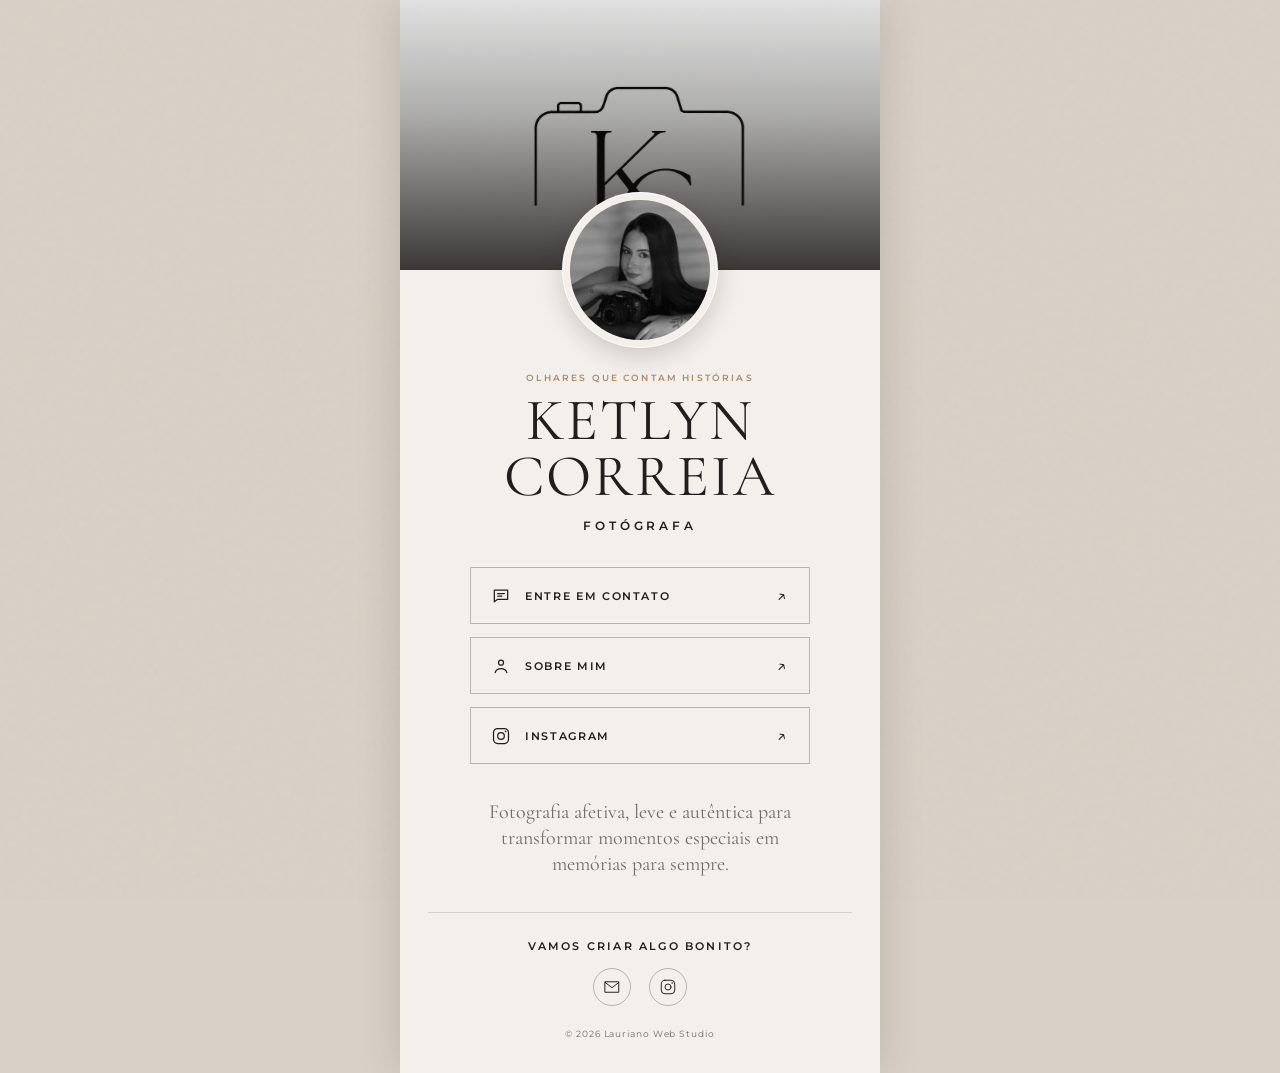
<file: index.html>
<!DOCTYPE html>
<html lang="pt-BR">
<head>
  <meta charset="UTF-8">
  <meta name="viewport" content="width=device-width, initial-scale=1.0">
  <meta name="description" content="Ketlyn Correia — fotógrafa especializada em registrar momentos únicos.">
  <title>Ketlyn Correia | Fotógrafa</title>
  <link rel="preconnect" href="https://fonts.googleapis.com">
  <link rel="preconnect" href="https://fonts.gstatic.com" crossorigin>
  <link href="https://fonts.googleapis.com/css2?family=Cormorant+Garamond:wght@400;500;600&family=Montserrat:wght@400;500;600&display=swap" rel="stylesheet">
  <link rel="stylesheet" href="style.css">
</head>
<body>
  <main class="profile-card">
    <header class="hero">
      <div class="hero-shade"></div>
    </header>

    <section class="content" aria-labelledby="profile-name">
      <div class="portrait-frame">
        <img src="IMG/Foto de Perfil.jpg" alt="Ketlyn Correia segurando uma câmera fotográfica">
      </div>

      <div class="intro">
        <p class="eyebrow">olhares que contam histórias</p>
        <h1 id="profile-name">Ketlyn Correia</h1>
        <p class="role">Fotógrafa</p>
      </div>

      <nav class="links" aria-label="Links principais">
        <a class="link-button"  href="https://wa.me/5537998576491?utm_source=chatgpt.com" target="_blank">
          <svg class="nav-icon" viewBox="0 0 24 24" aria-hidden="true"><path d="M4 5h16v11H8l-4 3V5Z"/><path d="M8 9h8M8 12h5"/></svg>
          <span class="link-label">Entre em contato</span><span class="link-arrow" aria-hidden="true">↗</span>
        </a>
        <a class="link-button" href="sobreMim.html">
          <svg class="nav-icon" viewBox="0 0 24 24" aria-hidden="true"><circle cx="12" cy="8" r="3"/><path d="M5 20c.8-3.3 3.1-5 7-5s6.2 1.7 7 5"/></svg>
          <span class="link-label">Sobre mim</span><span class="link-arrow" aria-hidden="true">↗</span>
        </a>
        <a class="link-button" href="https://www.instagram.com/ketlyncorreia_fotografia?igsi=MXVtcjVsa2Z5OGZ1NA==" target="_blank" rel="noopener noreferrer">
          <svg class="nav-icon" viewBox="0 0 24 24" aria-hidden="true"><rect x="3" y="3" width="18" height="18" rx="5"/><circle cx="12" cy="12" r="4"/><circle class="dot" cx="17.5" cy="6.5" r="1"/></svg>
          <span class="link-label">Instagram</span><span class="link-arrow" aria-hidden="true">↗</span>
        </a>
      </nav>

      <section class="about" id="sobre">
        <p>Fotografia afetiva, leve e autêntica para transformar momentos especiais em memórias para sempre.</p>
      </section>

      <footer class="contact" id="contato">
        <p class="contact-title">Vamos criar algo bonito?</p>
        <div class="contact-links">
          <a href="mailto:contato@ketlyncorreia.com" aria-label="Enviar e-mail para Ketlyn Correia">
            <svg viewBox="0 0 24 24" aria-hidden="true"><path d="M3 5h18v14H3zM3 6l9 7 9-7"/></svg>
          </a>
          <a href="https://www.instagram.com/ketlyncorreia_fotografia?igsi=MXVtcjVsa2Z5OGZ1NA==" target="_blank" rel="noopener noreferrer" aria-label="Instagram de Ketlyn Correia">
            <svg viewBox="0 0 24 24" aria-hidden="true"><rect x="3" y="3" width="18" height="18" rx="5"/><circle cx="12" cy="12" r="4"/><circle class="dot" cx="17.5" cy="6.5" r="1"/></svg>
          </a>
        </div>
        <a href="https://www.instagram.com/lauriano_web?igsh=MWRsamJldGo4NGQ1bg==">
            <small class="devlink" >© 2026 Lauriano Web Studio</small>
        </a>   
      </footer>
    </section>
  </main>
</body>
</html>
</file>
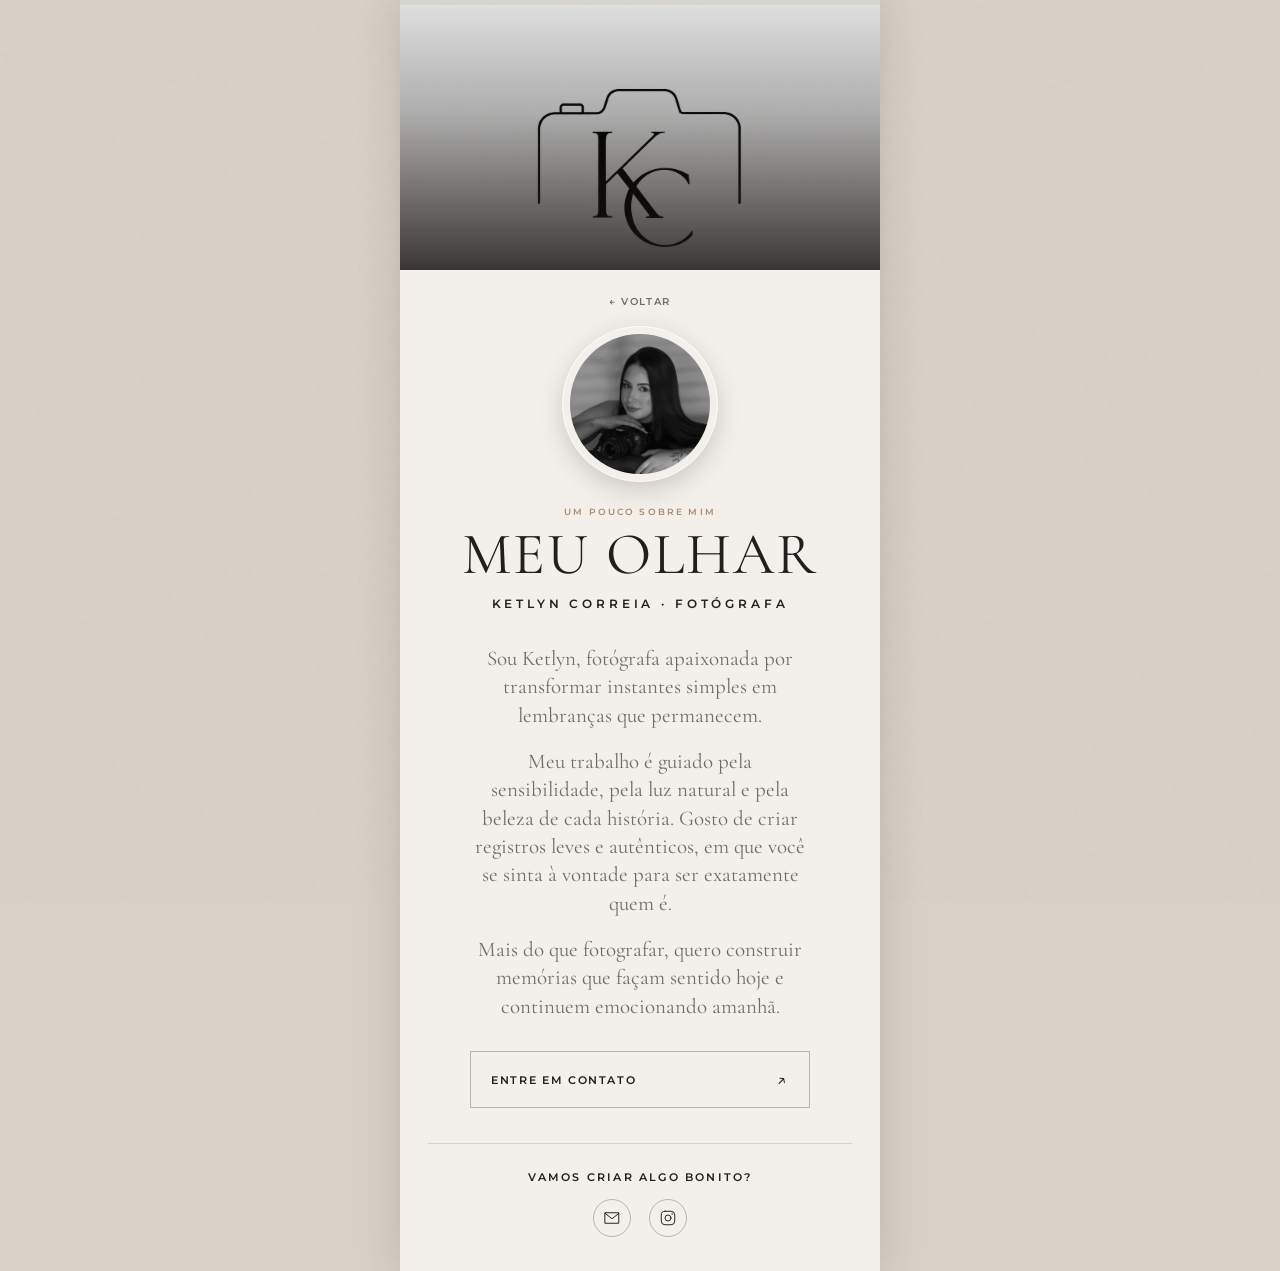
<file: sobreMim.html>
<!DOCTYPE html>
<html lang="pt-BR">
<head>
  <meta charset="UTF-8">
  <meta name="viewport" content="width=device-width, initial-scale=1.0">
  <meta name="description" content="Conheça a trajetória e o olhar de Ketlyn Correia, fotógrafa.">
  <title>Sobre mim | Ketlyn Correia</title>
  <link rel="preconnect" href="https://fonts.googleapis.com">
  <link rel="preconnect" href="https://fonts.gstatic.com" crossorigin>
  <link href="https://fonts.googleapis.com/css2?family=Cormorant+Garamond:wght@400;500;600&family=Montserrat:wght@400;500;600&display=swap" rel="stylesheet">
  <link rel="stylesheet" href="style.css">
</head>
<body>
  <main class="profile-card about-page">
    <header class="hero">
      <div class="hero-shade"></div>
    </header>

    <section class="content about-content" aria-labelledby="about-title">
      <a class="back-link" href="index.html">← voltar</a>

      <div class="portrait-frame about-portrait">
        <img src="IMG/Foto de Perfil.jpg" alt="Ketlyn Correia segurando uma câmera fotográfica">
      </div>

      <div class="intro">
        <p class="eyebrow">um pouco sobre mim</p>
        <h1 id="about-title">Meu olhar</h1>
        <p class="role">Ketlyn Correia · Fotógrafa</p>
      </div>

      <article class="about-text">
        <p>Sou Ketlyn, fotógrafa apaixonada por transformar instantes simples em lembranças que permanecem.</p>
        <p>Meu trabalho é guiado pela sensibilidade, pela luz natural e pela beleza de cada história. Gosto de criar registros leves e autênticos, em que você se sinta à vontade para ser exatamente quem é.</p>
        <p>Mais do que fotografar, quero construir memórias que façam sentido hoje e continuem emocionando amanhã.</p>
      </article>

      <a class="link-button about-home-link" href="https://wa.me/5537998576491?utm_source=chatgpt.com" target="_blank">
        <span class="link-label">Entre em contato</span><span class="link-arrow" aria-hidden="true">↗</span>
      </a>

      <footer class="contact about-contact">
        <p class="contact-title">Vamos criar algo bonito?</p>
        <div class="contact-links">
          <a href="mailto:contato@ketlyncorreia.com" aria-label="Enviar e-mail para Ketlyn Correia">
            <svg viewBox="0 0 24 24" aria-hidden="true"><path d="M3 5h18v14H3zM3 6l9 7 9-7"/></svg>
          </a>
          <a href="https://www.instagram.com/ketlyncorreia_fotografia?igsi=MXVtcjVsa2Z5OGZ1NA==" target="_blank" rel="noopener noreferrer" aria-label="Instagram de Ketlyn Correia">
            <svg viewBox="0 0 24 24" aria-hidden="true"><rect x="3" y="3" width="18" height="18" rx="5"/><circle cx="12" cy="12" r="4"/><circle class="dot" cx="17.5" cy="6.5" r="1"/></svg>
          </a>
        </div>
      </footer>
    </section>
  </main>
</body>
</html>
</file>
<file: style.css>
@import url('https://fonts.googleapis.com/css2?family=Cormorant+Garamond:wght@400;500;600&family=Montserrat:wght@400;500;600&display=swap');

:root {
  --ink: #201f1d;
  --muted: #716c65;
  --paper: #f3f0eb;
  --line: rgba(32, 31, 29, 0.28);
  --accent: #aa8b68;
}

* { box-sizing: border-box; }

html { scroll-behavior: smooth; }

body {
  margin: 0;
  min-width: 320px;
  color: var(--ink);
  background: #d9d1c7;
  font-family: 'Montserrat', sans-serif;
}

body::before {
  position: fixed;
  inset: 0;
  z-index: -1;
  pointer-events: none;
  content: '';
  opacity: .28;
  background-image: url("data:image/svg+xml,%3Csvg viewBox='0 0 160 160' xmlns='http://www.w3.org/2000/svg'%3E%3Cfilter id='n'%3E%3CfeTurbulence type='fractalNoise' baseFrequency='.9' numOctaves='3' stitchTiles='stitch'/%3E%3C/filter%3E%3Crect width='100%25' height='100%25' filter='url(%23n)' opacity='.16'/%3E%3C/svg%3E");
}

.profile-card {
  width: min(100%, 480px);
  min-height: 100vh;
  margin: 0 auto;
  overflow: hidden;
  background: var(--paper);
  box-shadow: 0 0 40px rgba(54, 45, 37, .18);
}

.hero {
  position: relative;
  height: 220px;
  background: url('IMG/Logo2.png') center 16% / cover;
}

.hero-shade {
  position: absolute;
  inset: 0;
  background: linear-gradient(180deg, rgba(20, 18, 16, .12) 0%, rgba(20, 18, 16, .34) 42%, rgba(20, 18, 16, .84) 100%);
}

.brand-logo {
  position: absolute;
  right: 22px;
  top: 20px;
  width: 72px;
  height: 54px;
  object-fit: contain;
  mix-blend-mode: screen;
  filter: invert(1);
  opacity: .88;
}

.content {
  position: relative;
  padding: 0 28px 34px;
  text-align: center;
}

.portrait-frame {
  width: 156px;
  height: 156px;
  margin: -78px auto 24px;
  padding: 7px;
  position: relative;
  z-index: 1;
  border: 1px solid rgba(255, 255, 255, .8);
  border-radius: 50%;
  background: var(--paper);
  box-shadow: 0 8px 24px rgba(31, 28, 25, .18);
}

.portrait-frame img {
  width: 100%;
  height: 100%;
  border-radius: 50%;
  object-fit: cover;
  object-position: 51% 30%;
  filter: grayscale(100%) contrast(.96);
}

.eyebrow {
  margin: 0 0 9px;
  color: var(--accent);
  font-size: 9px;
  font-weight: 600;
  letter-spacing: .24em;
  text-transform: uppercase;
}

h1 {
  margin: 0;
  font-family: 'Cormorant Garamond', serif;
  font-size: clamp(42px, 12vw, 59px);
  font-weight: 400;
  letter-spacing: .035em;
  line-height: .95;
  text-transform: uppercase;
}

.role {
  margin: 14px 0 34px;
  font-size: 12px;
  font-weight: 600;
  letter-spacing: .32em;
  text-transform: uppercase;
}


.links {
  display: grid;
  gap: 13px;
  max-width: 340px;
  margin: 0 auto;
}

.link-button {
  display: flex;
  align-items: center;
  justify-content: flex-start;
  min-height: 57px;
  padding: 0 20px;
  border: 1px solid var(--line);
  color: var(--ink);
  font-size: 11px;
  font-weight: 600;
  letter-spacing: .15em;
  text-decoration: none;
  text-transform: uppercase;
  gap: 14px;
  transition: background-color .25s ease, border-color .25s ease, color .25s ease, transform .25s ease;
}

.nav-icon { width: 20px; height: 20px; flex: 0 0 20px; stroke-width: 1.5; }
.link-label { flex: 1; text-align: left; }
.link-arrow { font-size: 18px; font-weight: 400; }
.link-button:hover, .link-button:focus, .link-button:focus-visible, .link-button:active {
  border-color: var(--accent);
  color: #fff;
  background: var(--accent);
  animation: gentle-wobble .42s ease-in-out;
}

@keyframes gentle-wobble {
  0%, 100% { transform: rotate(0deg); }
  25% { transform: rotate(-1.2deg); }
  75% { transform: rotate(1.2deg); }
}

.about {
  max-width: 310px;
  margin: 35px auto 0;
  color: var(--muted);
  font-family: 'Cormorant Garamond', serif;
  font-size: 20px;
  line-height: 1.3;
}

.about-page .content {
  padding-top: 20px;
}

.about-page .hero {
  background-color: var(--paper);
  background-position: center;
  background-size: contain;
  background-repeat: no-repeat;
}

.back-link {
  display: inline-block;
  margin-bottom: 18px;
  color: var(--muted);
  font-size: 10px;
  font-weight: 600;
  letter-spacing: .16em;
  text-decoration: none;
  text-transform: uppercase;
  transition: color .25s ease;
}

.back-link:hover, .back-link:focus-visible {
  color: var(--accent);
}

.about-portrait {
  margin: 0 auto 24px;
}

.about-text {
  max-width: 340px;
  margin: 32px auto 0;
  color: var(--muted);
  font-family: 'Cormorant Garamond', serif;
  font-size: 21px;
  line-height: 1.35;
}

.about-text p {
  margin: 0 0 18px;
}

.about-home-link {
  max-width: 340px;
  margin: 30px auto 0;
}

.about-contact {
  margin-top: 38px;
}

.contact { margin-top: 35px; padding-top: 26px; border-top: 1px solid rgba(32, 31, 29, .14); }
.contact-title { margin: 0 0 15px; font-size: 11px; font-weight: 600; letter-spacing: .2em; text-transform: uppercase; }
.contact-links { display: flex; justify-content: center; gap: 18px; }
.contact-links a { display: grid; width: 38px; height: 38px; place-items: center; border: 1px solid var(--line); border-radius: 50%; color: var(--ink); transition: background .25s ease, color .25s ease; }
.contact-links a:hover, .contact-links a:focus-visible { color: var(--paper); background: var(--ink); }
svg { width: 18px; height: 18px; fill: none; stroke: currentColor; stroke-linecap: round; stroke-linejoin: round; stroke-width: 1.3; }
svg .dot { fill: currentColor; stroke: none; }
small { display: block; margin-top: 22px; color: var(--muted); font-size: 9px; letter-spacing: .1em; text-decoration: none; }
.devlink { text-decoration: none; }
.contact > a { text-decoration: none; }

@media (min-width: 600px) {
  .profile-card { min-height: 100vh; }
  .hero { height: 270px; }
}

@media (prefers-reduced-motion: reduce) {
  *, *::before, *::after { scroll-behavior: auto !important; transition: none !important; }
}
</file>
